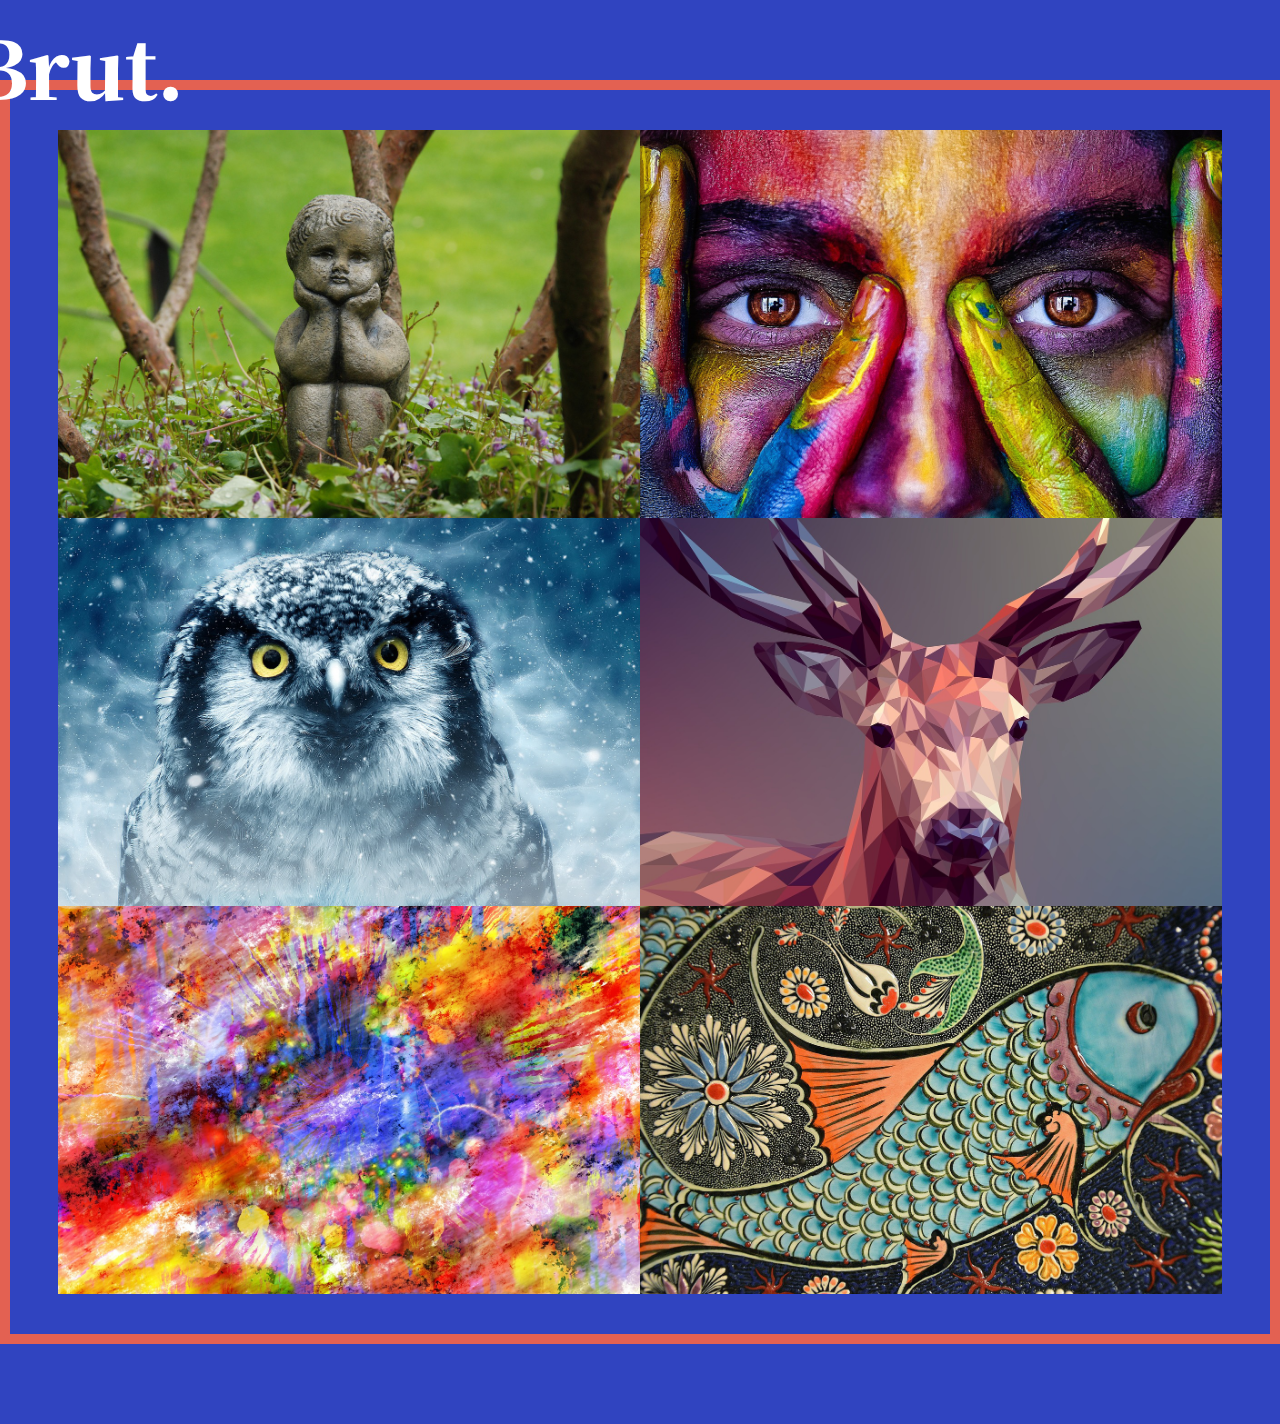
<file: index.html>
<!DOCTYPE html>
<html lang="fr" dir="ltr">
  <head>
    <meta charset="utf-8">
    <title>Brutalism Portfolio - List</title>
    <link rel="stylesheet" href="portfolio.css">
    <meta name="viewport" content="width=device-width, initial-scale=1.0">
    <link href="https://fonts.googleapis.com/css?family=Noto+Serif+TC:900" rel="stylesheet">
  </head>
  <body>
    <!-- Container start -->
    <div class="container">
      <h1>Brut.</h1>

      <!-- Portfolio list start -->
      <div class="portfolio-list">

        <!-- Portfolio list item 1 -->
        <div class="portfolio-list-item">
          <div class="portfolio-list-item-img-container">
            <a href="/single.html"><img class="portfolio-list-item-img" src="img-1.jpg" alt=""></a>
          </div>
          <h2 class="portfolio-list-item-title">
            <a class="portfolio-list-item-link" href="/single.html">Curabitur</a>
          </h2>
        </div>

        <!-- Portfolio list item 2 -->
        <div class="portfolio-list-item">
          <div class="portfolio-list-item-img-container">
            <a href="/single.html"><img class="portfolio-list-item-img" src="img-2.jpg" alt=""></a>
          </div>
          <h2 class="portfolio-list-item-title">
            <a class="portfolio-list-item-link" href="/single.html">Aliquam</a>
          </h2>
        </div>

        <!-- Portfolio list item 3 -->
        <div class="portfolio-list-item">
          <div class="portfolio-list-item-img-container">
            <a href="/single.html"><img class="portfolio-list-item-img" src="img-3.jpg" alt=""></a>
          </div>
          <h2 class="portfolio-list-item-title">
            <a class="portfolio-list-item-link" href="/single.html">Pharetra</a>
          </h2>
        </div>

        <!-- Portfolio list item 4 -->
        <div class="portfolio-list-item">
          <div class="portfolio-list-item-img-container">
            <a href="/single.html"><img class="portfolio-list-item-img" src="img-4.jpg" alt=""></a>
          </div>
          <h2 class="portfolio-list-item-title">
            <a class="portfolio-list-item-link" href="/single.html">Elementum</a>
          </h2>
        </div>

        <!-- Portfolio list item 5 -->
        <div class="portfolio-list-item">
          <div class="portfolio-list-item-img-container">
            <a href="/single.html"><img class="portfolio-list-item-img" src="img-5.jpg" alt=""></a>
          </div>
          <h2 class="portfolio-list-item-title">
            <a class="portfolio-list-item-link" href="/single.html">Lacinia</a>
          </h2>
        </div>

        <!-- Portfolio list item 6 -->
        <div class="portfolio-list-item">
          <div class="portfolio-list-item-img-container">
            <a href="/single.html"><img class="portfolio-list-item-img" src="img-6.jpg" alt=""></a>
          </div>
          <h2 class="portfolio-list-item-title">
            <a class="portfolio-list-item-link" href="/single.html">Maecenas</a>
          </h2>
        </div>

      <!-- Portfolio list end -->
      </div>
    <!-- Container end -->
    </div>
  </body>
</html>
</file>
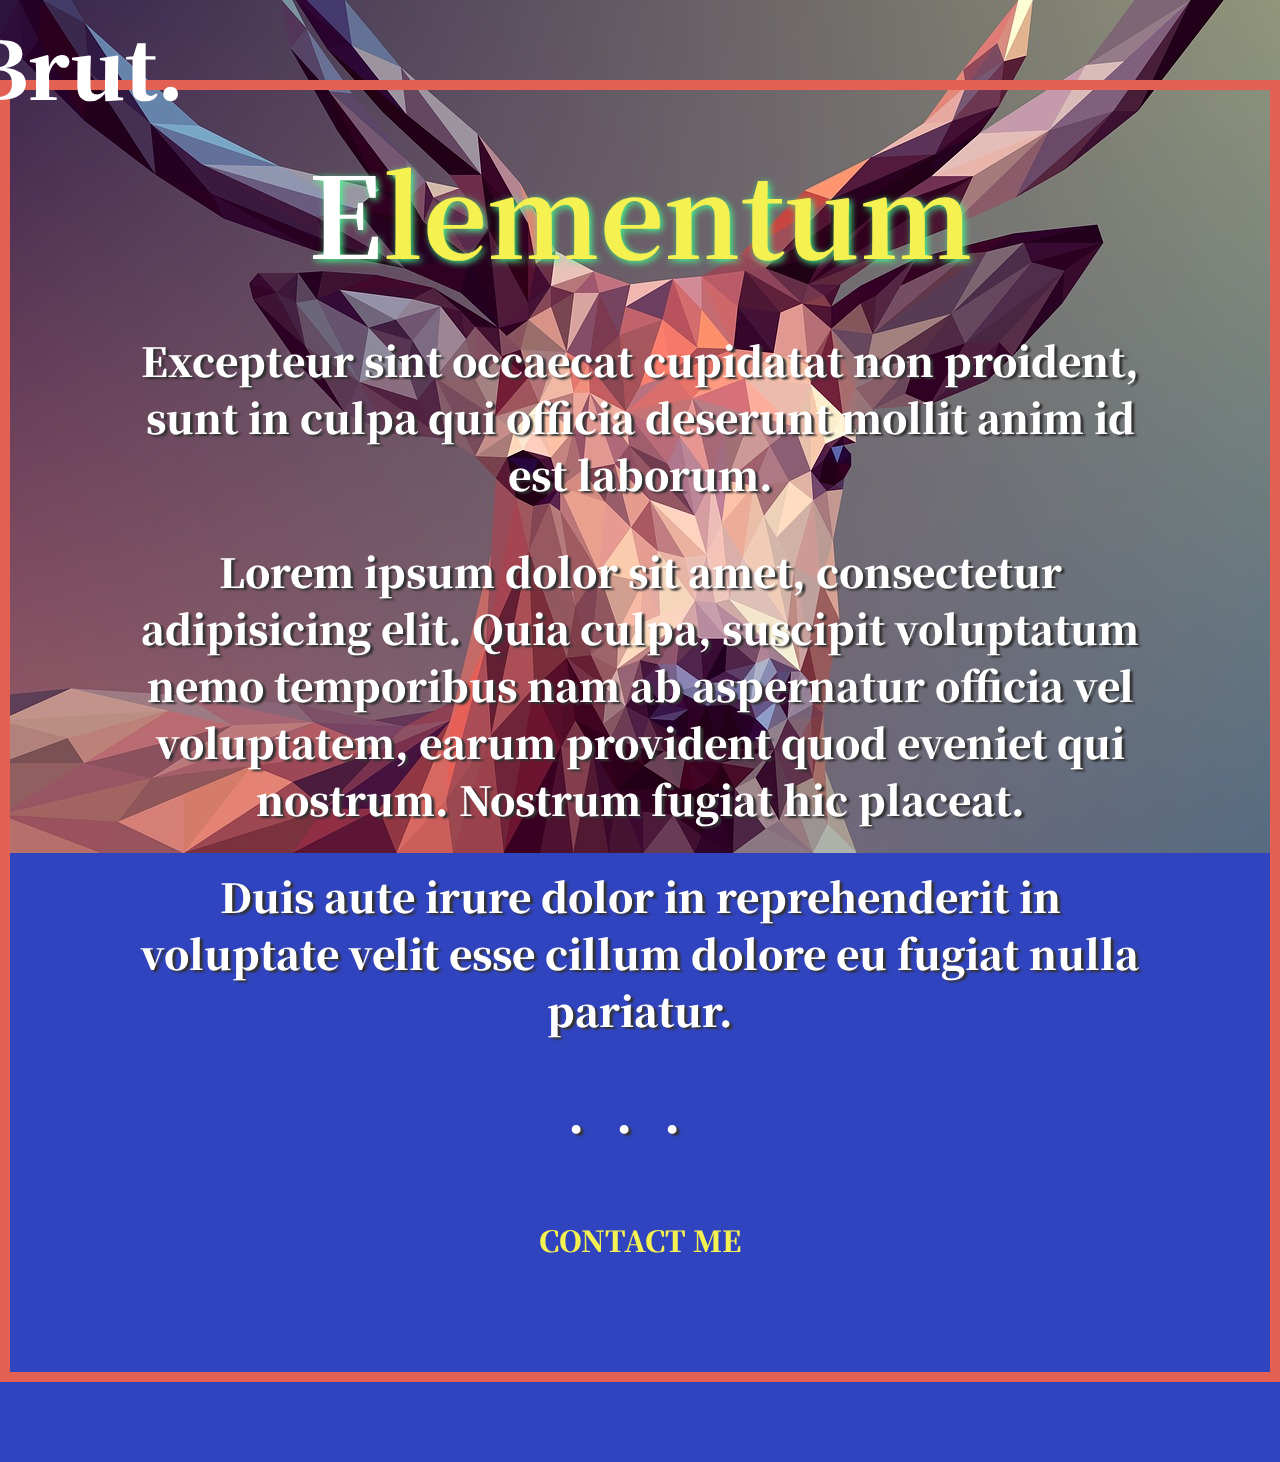
<file: single.html>
<!DOCTYPE html>
<html lang="fr" dir="ltr">
  <head>
    <meta charset="utf-8">
    <title>Brutalism Portfolio - Single</title>
    <link rel="stylesheet" href="portfolio.css">
    <meta name="viewport" content="width=device-width, initial-scale=1.0">
    <link href="https://fonts.googleapis.com/css?family=Noto+Serif+TC:900" rel="stylesheet">
  </head>
  <body>
    <!-- Container start -->
    <div class="container">
      <h1>Brut.</h1>

      <!-- Portfolio single start -->
      <div class="portfolio-single">

        <img class="portfolio-single-img" src="img-4.jpg" alt="">

        <h2 class="portfolio-single-title">Elementum</h2>
        <div class="portfolio-single-content">
          <p>Excepteur sint occaecat cupidatat non proident, sunt in culpa qui officia deserunt mollit anim id est laborum.</p>
          <p>Lorem ipsum dolor sit amet, consectetur adipisicing elit. Quia culpa, suscipit voluptatum nemo temporibus nam ab aspernatur officia vel voluptatem, earum provident quod eveniet qui nostrum. Nostrum fugiat hic placeat.</p>
          <p>Duis aute irure dolor in reprehenderit in voluptate velit esse cillum dolore eu fugiat nulla pariatur.</p>
        </div>

      <!-- Portfolio single end -->

        <p class="text-center"><a class="button-cta" href="#">Contact me</a></p>
      </div>
    <!-- Container end -->
    </div>
  </body>
</html>
</file>
<file: portfolio.css>
* { box-sizing: border-box; }

body {
  margin: 0; padding: 5rem 0; background: #3044c0;
  font-family: 'Noto Serif TC', serif; font-weight: 900;
}

h1 {
  position: absolute; top: -8.5rem; left: -0.5rem;
  font-size: 5rem; color: #fff; font-weight: 900;
}

.text-center { text-align: center; }
.button-cta {
  transition: all ease-out .3s;
  background: #3044c0; padding: 1.5rem 2rem; margin: 2rem 0; display: inline-block;
  color: #f5f151; text-align: center; text-decoration: none; text-transform: uppercase;
  font-size: 1.8rem;
}
.button-cta:hover { background: #e36152; }

.container {
  width: 100%; padding: 2.5rem 3rem; max-width: 100%; margin: 0 auto;
  position: relative; border: solid 10px #e36152;
}

.portfolio-list {
  display: flex; align-items: flex-start; flex-wrap: wrap;
}

.portfolio-list-item {
  position: relative; width: 50%;
}

.portfolio-list-item-img-container {
  overflow: hidden;
}

.portfolio-list-item-img {
  transition: all ease-out 2s;
  display: block; width: 100%; height: auto;
}

.portfolio-list-item-title {
  position: absolute; right: 0; bottom: 1rem; left: 0;
  text-align: center;
}

.portfolio-list-item-link {
  transition: all ease-out .4s;
  font-size: 2rem; font-weight: 900; color: #fff; text-decoration: none;
  text-shadow: 1px 1px 1px #3044c0; opacity: 0;
}

.portfolio-list-item:hover .portfolio-list-item-link {
  opacity: 1;
}

.portfolio-list-item:hover .portfolio-list-item-img {
  transform: scale(1.1);
}

.portfolio-single {
  min-height: 40rem;
}

.portfolio-single-title {
  margin: 0 0 2rem;
  font-size: 2rem; color: #f5f151; text-shadow: 2px 2px 7px #43ff8e; text-align: center;
}

.portfolio-single-title:first-letter {
  color: #fff;
}

.portfolio-single-content {
  margin: 1rem;
  font-size: 2.5rem; color: #fff; text-align: center; text-shadow: 3px 2px 2px #333;
}

.portfolio-single-content::after {
  content: '...';
  font-size: 3rem; letter-spacing: 2rem; color: #fff;
}


.portfolio-single-img {
  position: fixed; top: 0; left: 0; right 0; bottom: 0; width: 100%; height: auto; z-index: -1;
}

@media (min-width: 64rem) {
  .container { width: 64rem; }
  h1 { left: -2.5rem; }
  .portfolio-list-item-link { font-size: 3.5rem; }
  .portfolio-single-title { font-size: 7rem; }
  .portfolio-single-content { margin: 1rem 4rem; }
}

@media (min-width: 80rem) {
  .container { width: 80rem; }
}
</file>
